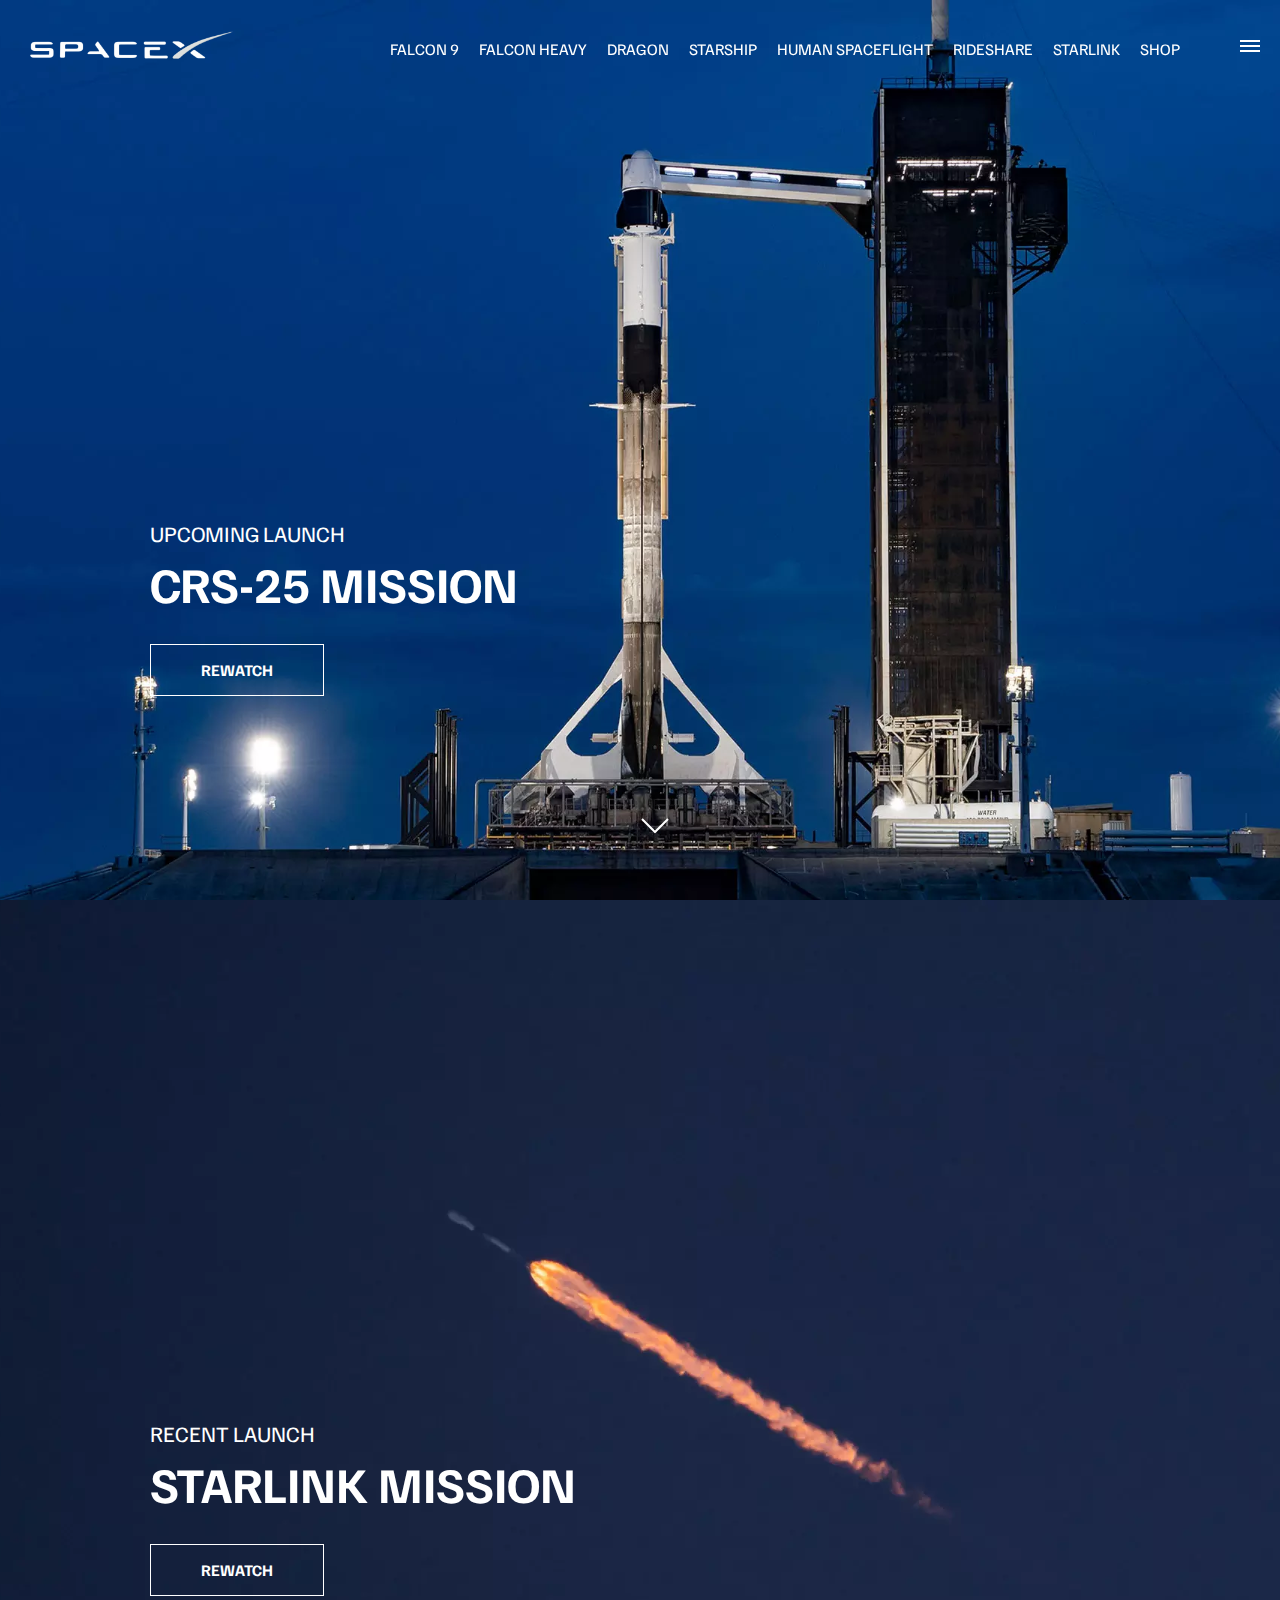
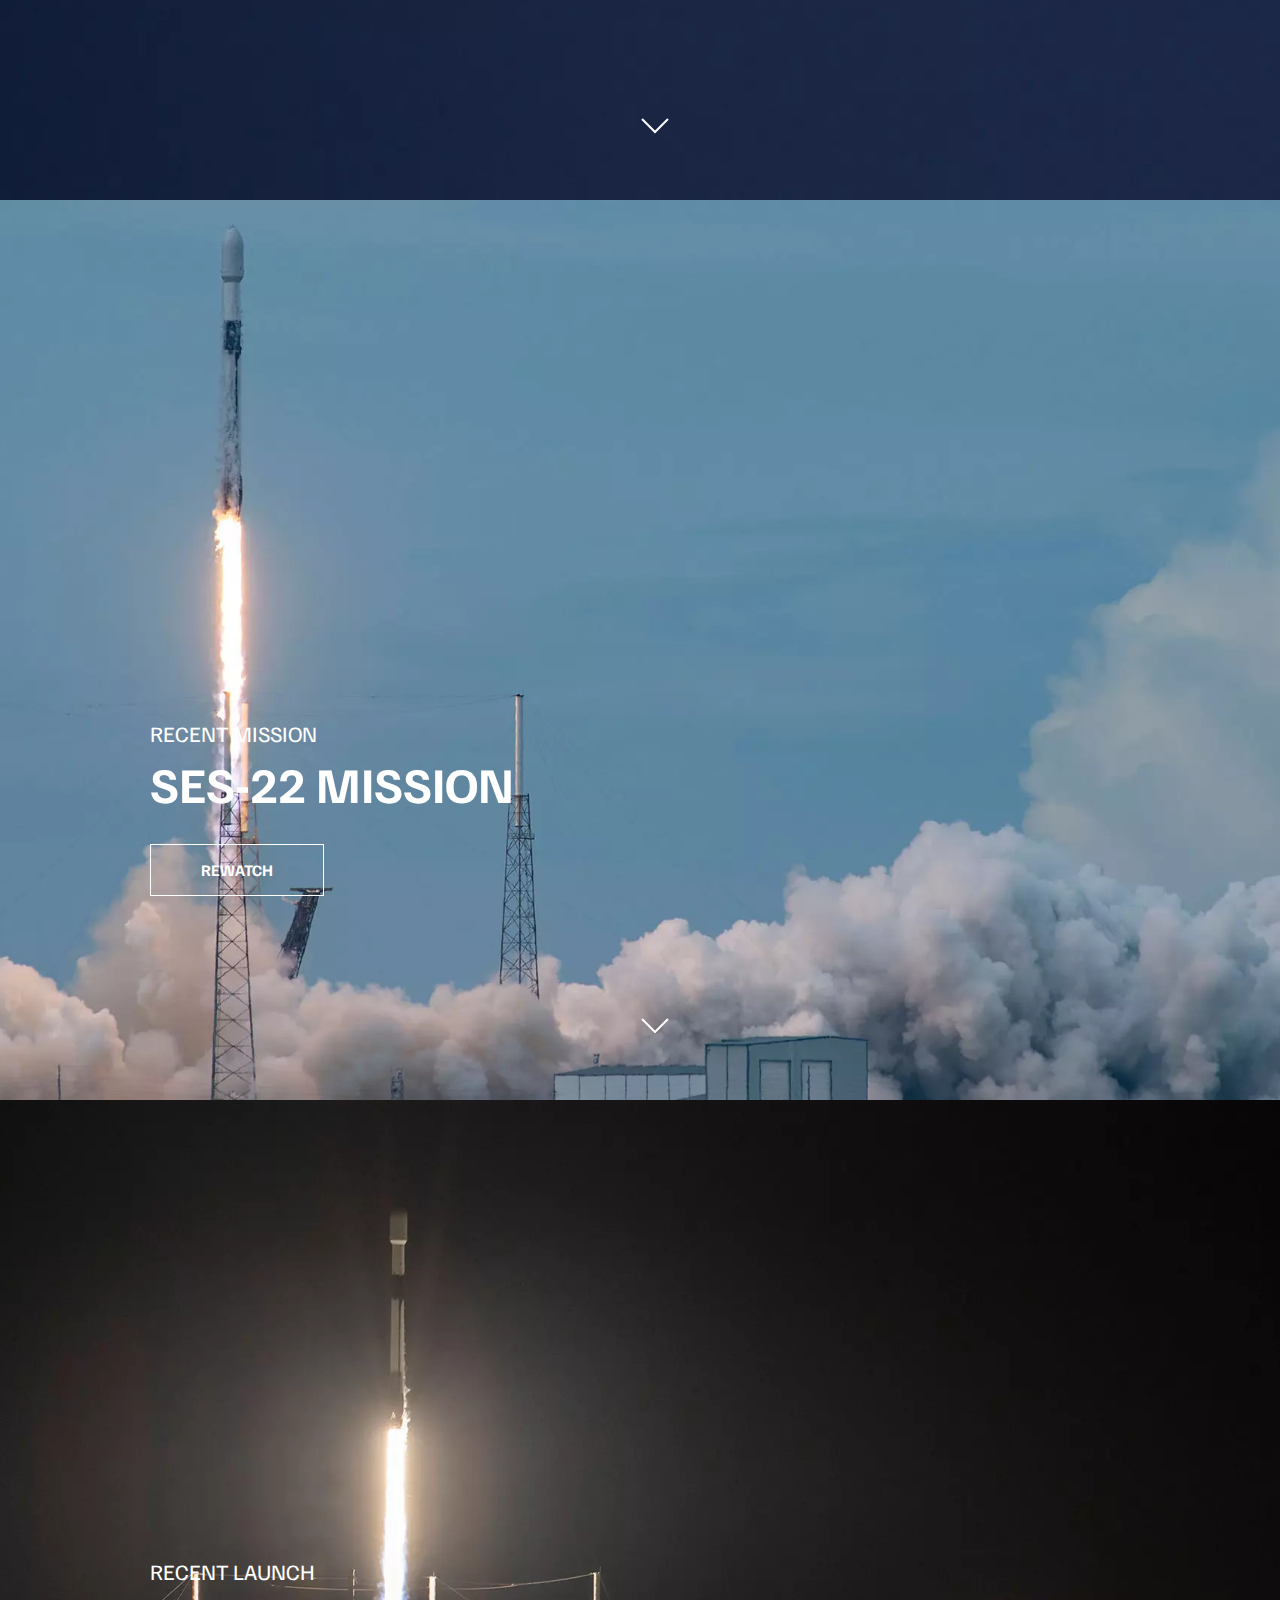
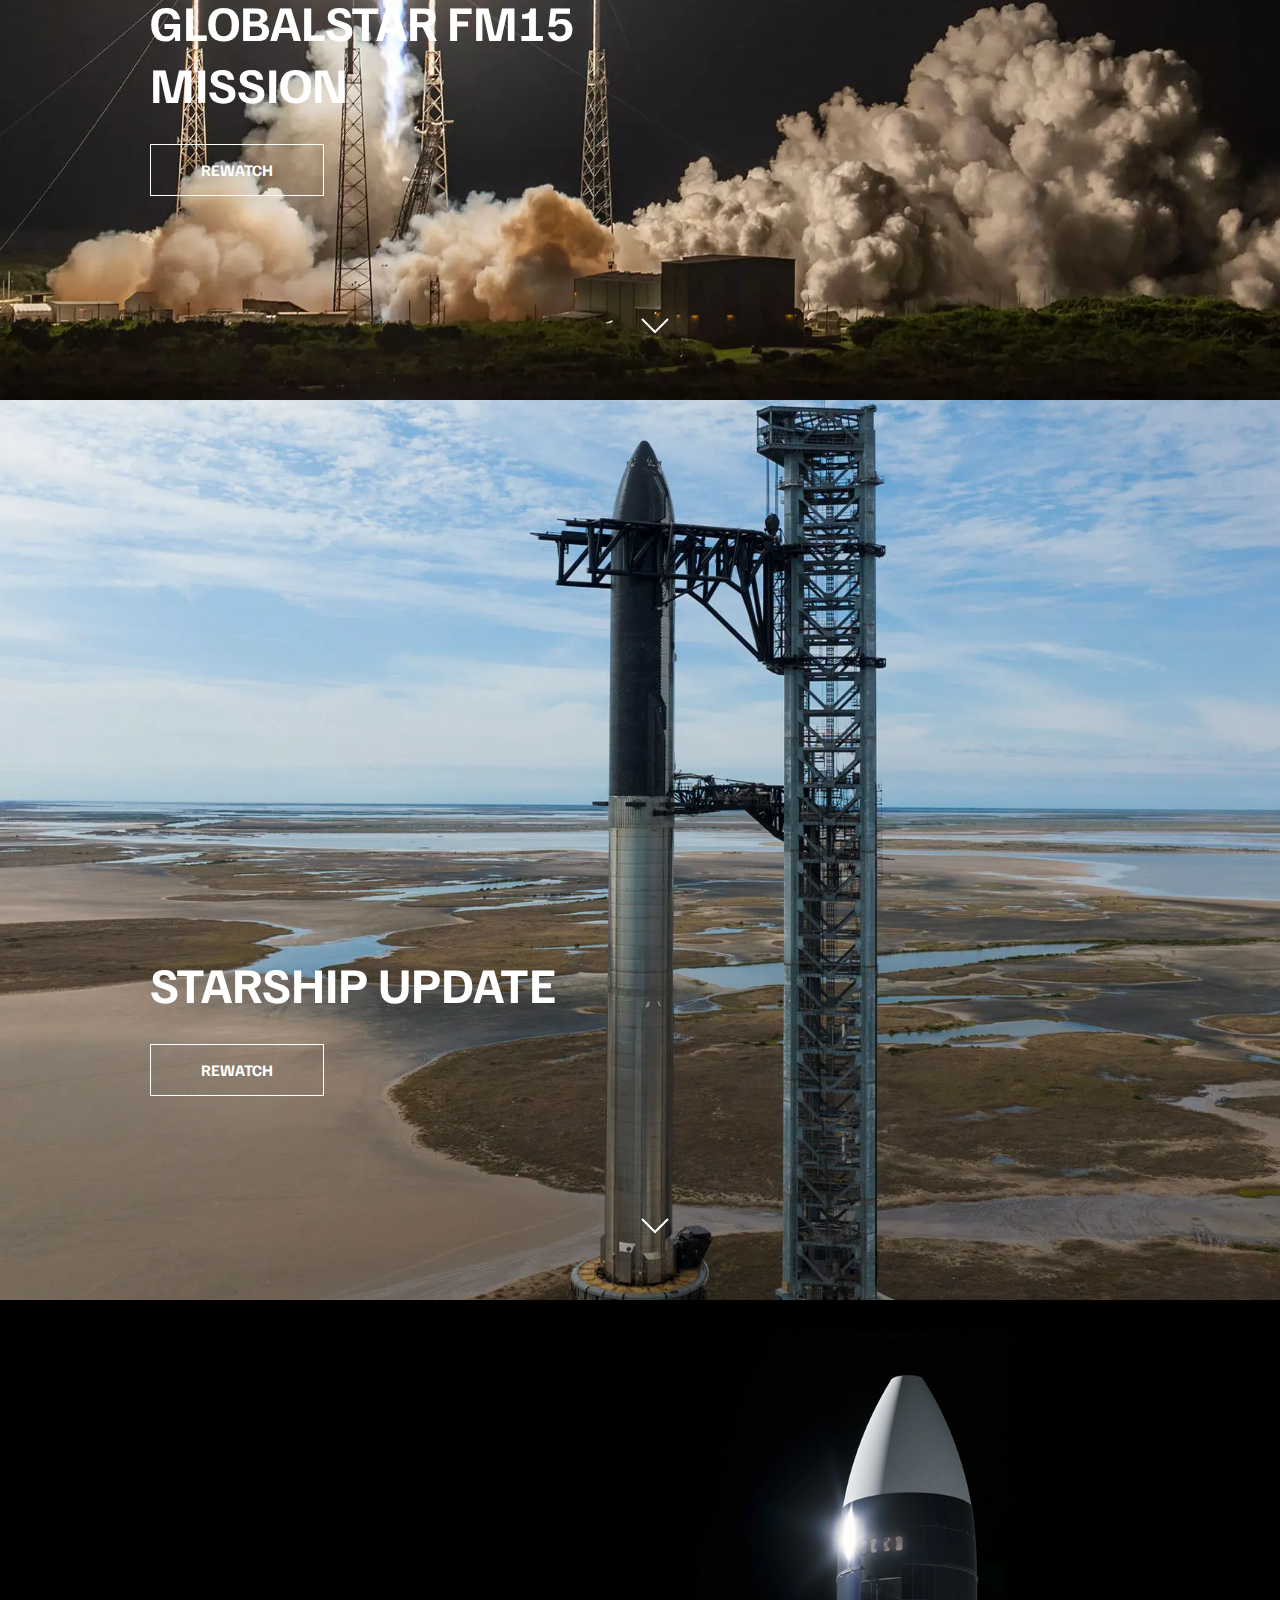
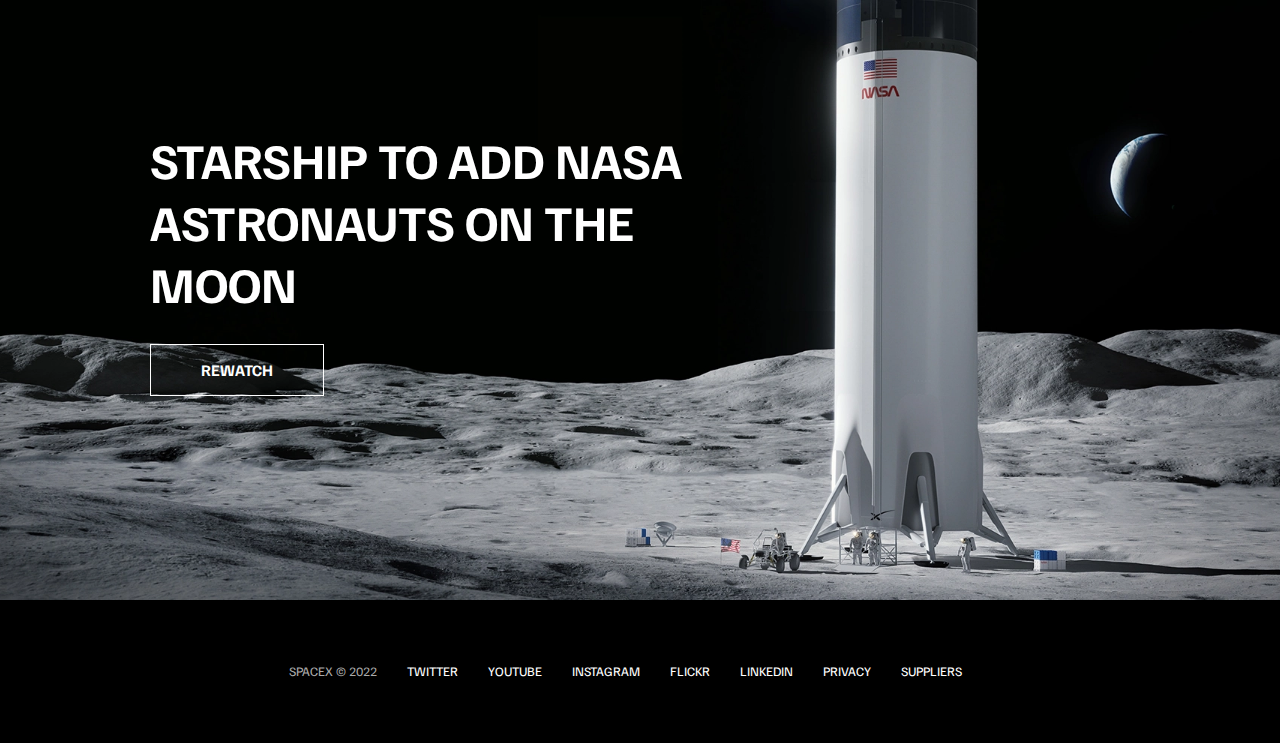
<file: index.html>
<!DOCTYPE html>
<html lang="pt-br">

<head>
    <meta charset="UTF-8">
    <meta http-equiv="X-UA-Compatible" content="IE=edge">
    <meta name="viewport" content="width=device-width, initial-scale=1.0">
    <script src="./script.js" defer></script>
    <link rel="stylesheet" href="./style.css">
    <title>SpaceX</title>
</head>

<body>
    <div id="overlay"></div>
    <div id="mobile-menu" class="mobile-main-menu">
        <ul>
            <li><a href="#">Mission</a></li>
            <li><a href="#">Launchs</a></li>
            <li><a href="#">Careers</a></li>
            <li><a href="#">Updates</a></li>
            <li><a href="#">Shop</a></li>

            <li class="mobile-only"><a href="./falcon9.html">Falcon 9</a></li>
            <li class="mobile-only"><a href="./falcon-heavy.html">Falcon Heavy</a></li>
            <li class="mobile-only"><a href="./dragon.html">Dragon</a></li>
            <li class="mobile-only"><a href="#">Starship</a></li>
            <li class="mobile-only"><a href="#">Human Spaceflight</a></li>
            <li class="mobile-only"><a href="#">Rideshare</a></li>
            <li class="mobile-only"><a href="#">Starlink</a></li>
           
        </ul>
    </div>
    <header class="main-header">
        <div class="logo">
            <a href="./index.html">
                <img src="./img/logo.png" alt="SpaceX">
            </a>
        </div>
        <nav class="desktop-main-menu">
            <ul>
                <li><a href="./falcon9.html">Falcon 9</a></li>
                <li><a href="./falcon-heavy.html">Falcon Heavy</a></li>
                <li><a href="./dragon.html">Dragon</a></li>
                <li><a href="#">Starship</a></li>
                <li><a href="#">Human Spaceflight</a></li>
                <li><a href="#">Rideshare</a></li>
                <li><a href="#">Starlink</a></li>
                <li><a href="#">Shop</a></li>
            </ul>
        </nav>
    </header>

    <!-- Hamburger Menu -->
    <button id="menu-btn" class="hamburger" type="button">
        <span class="hamburger-top"></span>
        <span class="hamburger-middle"></span>
        <span class="hamburger-bottom"></span>
    </button>

    <!-- Section A -->
    <section class="section-a">
        <div class="section-inner">
            <h4>Upcoming Launch</h4>
            <h2>CRS-25 Mission</h2>
            <a href="#" class="btn">
                <div class="hover"></div>
                <span>Rewatch</span>
            </a>
        </div>

        <div class="scroll-arrow">
            <svg width="30px" height="20px">
                <path stroke="#ffffff" fill="none" stroke-width="2px" d="M2.000,5.000 L15.000, 18.000 L28.000,5.000">
                </path>
            </svg>
        </div>
    </section>

    <!-- Section B -->
    <section class="section-b">
        <div class="section-inner">
            <h4>Recent Launch</h4>
            <h2>Starlink Mission</h2>
            <a href="#" class="btn">
                <div class="hover"></div>
                <span>Rewatch</span>
            </a>
        </div>

        <div class="scroll-arrow">
            <svg width="30px" height="20px">
                <path stroke="#ffffff" fill="none" stroke-width="2px" d="M2.000,5.000 L15.000, 18.000 L28.000,5.000">
                </path>
            </svg>
        </div>
    </section>

    <!-- Section C -->
    <section class="section-c">
        <div class="section-inner">
            <h4>Recent Mission</h4>
            <h2>SES-22 Mission</h2>
            <a href="#" class="btn">
                <div class="hover"></div>
                <span>Rewatch</span>
            </a>
        </div>

        <div class="scroll-arrow">
            <svg width="30px" height="20px">
                <path stroke="#ffffff" fill="none" stroke-width="2px" d="M2.000,5.000 L15.000, 18.000 L28.000,5.000">
                </path>
            </svg>
        </div>
    </section>

    <!-- Section D -->
    <section class="section-d">
        <div class="section-inner">
            <h4>Recent Launch</h4>
            <h2>Globalstar FM15 Mission</h2>
            <a href="#" class="btn">
                <div class="hover"></div>
                <span>Rewatch</span>
            </a>
        </div>

        <div class="scroll-arrow">
            <svg width="30px" height="20px">
                <path stroke="#ffffff" fill="none" stroke-width="2px" d="M2.000,5.000 L15.000, 18.000 L28.000,5.000">
                </path>
            </svg>
        </div>
    </section>

    <!-- Section E -->
    <section class="section-e">
        <div class="section-inner">
            <h2>Starship Update</h2>
            <a href="#" class="btn">
                <div class="hover"></div>
                <span>Rewatch</span>
            </a>
        </div>

        <div class="scroll-arrow">
            <svg width="30px" height="20px">
                <path stroke="#ffffff" fill="none" stroke-width="2px" d="M2.000,5.000 L15.000, 18.000 L28.000,5.000">
                </path>
            </svg>
        </div>
    </section>

    <!-- Section F -->
    <section class="section-f">
        <div class="section-inner">
            <h2>Starship to add NASA astronauts on the moon</h2>
            <a href="#" class="btn">
                <div class="hover"></div>
                <span>Rewatch</span>
            </a>
        </div>
    </section>

    <footer>
        <ul>
            <li>SpaceX &copy; 2022</li>
            <li><a href="#">Twitter</a></li>
            <li><a href="#">Youtube</a></li>
            <li><a href="#">Instagram</a></li>
            <li><a href="#">Flickr</a></li>
            <li><a href="#">LinkedIn</a></li>
            <li><a href="#">Privacy</a></li>
            <li><a href="#">Suppliers</a></li>

        </ul>
    </footer>
</body>

</html>
</file>
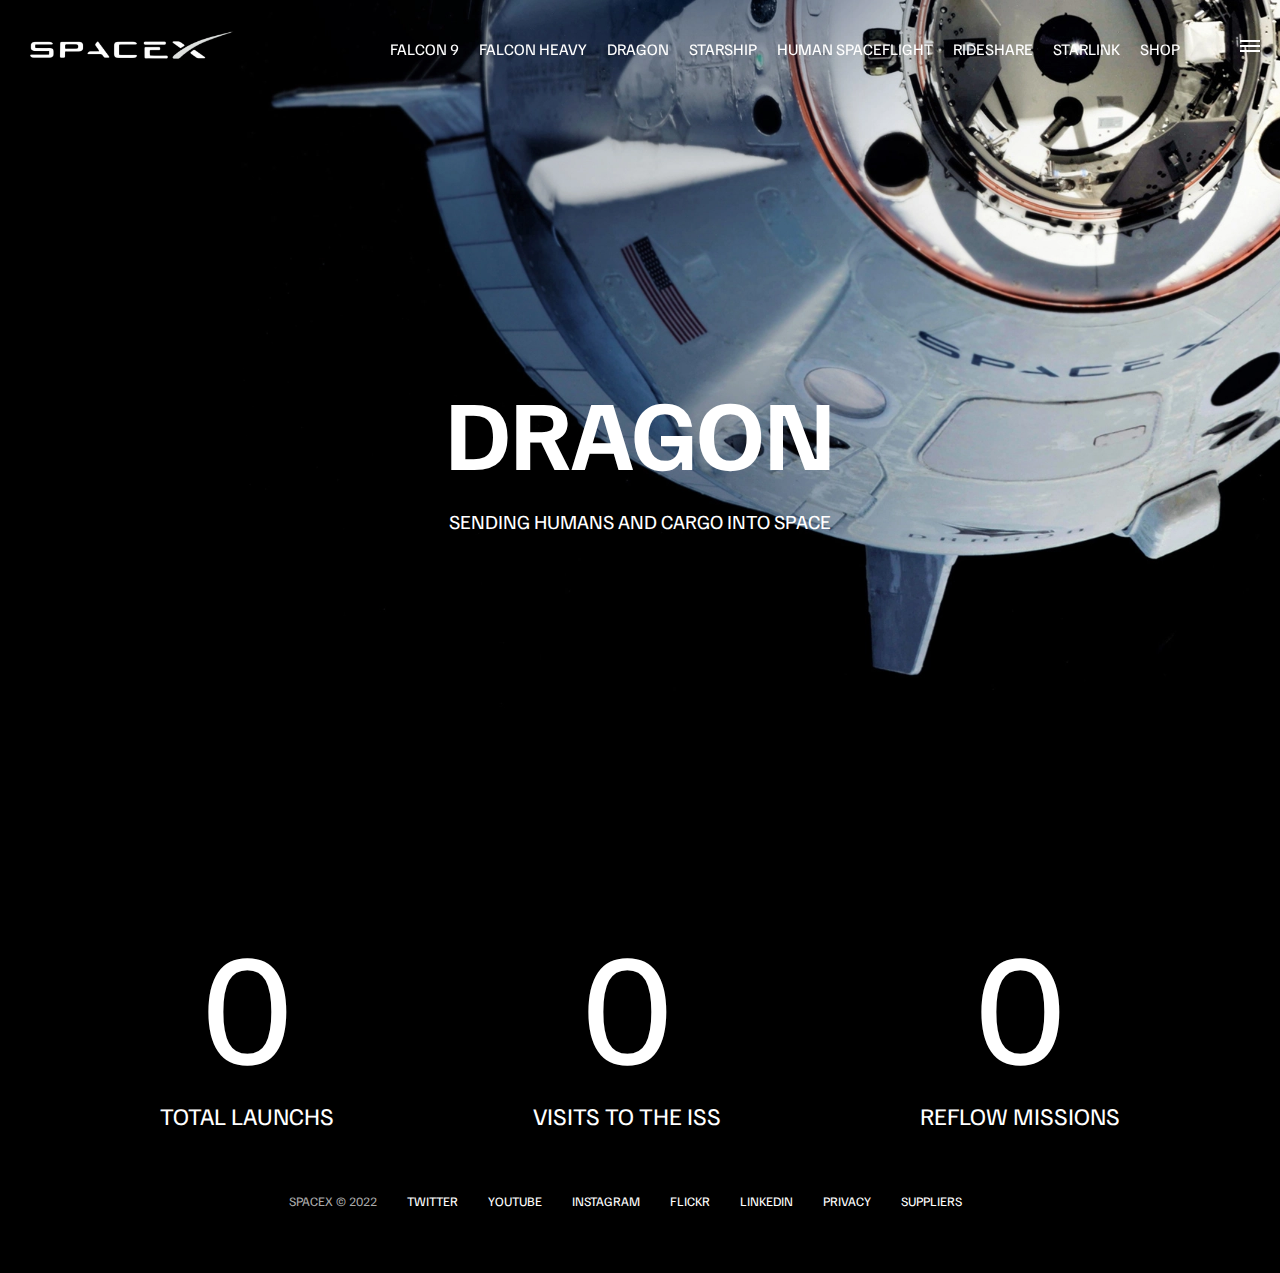
<file: dragon.html>
<!DOCTYPE html>
<html lang="pt-br">

<head>
    <meta charset="UTF-8">
    <meta http-equiv="X-UA-Compatible" content="IE=edge">
    <meta name="viewport" content="width=device-width, initial-scale=1.0">
    <script src="./script.js" defer></script>
    <link rel="stylesheet" href="./style.css">
    <title>SpaceX - Dragon</title>
</head>

<body>
    <div id="overlay"></div>
    <div id="mobile-menu" class="mobile-main-menu">
        <ul>
            <li><a href="#">Mission</a></li>
            <li><a href="#">Launchs</a></li>
            <li><a href="#">Careers</a></li>
            <li><a href="#">Updates</a></li>
            <li><a href="#">Shop</a></li>
    
            <li class="mobile-only"><a href="./falcon9.html">Falcon 9</a></li>
            <li class="mobile-only"><a href="./falcon-heavy.html">Falcon Heavy</a></li>
            <li class="mobile-only"><a href="./dragon.html">Dragon</a></li>
            <li class="mobile-only"><a href="#">Starship</a></li>
            <li class="mobile-only"><a href="#">Human Spaceflight</a></li>
            <li class="mobile-only"><a href="#">Rideshare</a></li>
            <li class="mobile-only"><a href="#">Starlink</a></li>
        </ul>
    </div>
    <header class="main-header">
        <div class="logo">
            <a href="./index.html">
                <img src="./img/logo.png" alt="SpaceX">
            </a>
        </div>
        <nav class="desktop-main-menu">
            <ul>
                <li><a href="./falcon9.html">Falcon 9</a></li>
                <li><a href="./falcon-heavy.html">Falcon Heavy</a></li>
                <li><a href="./dragon.html">Dragon</a></li>
                <li><a href="#">Starship</a></li>
                <li><a href="#">Human Spaceflight</a></li>
                <li><a href="#">Rideshare</a></li>
                <li><a href="#">Starlink</a></li>
                <li><a href="#">Shop</a></li>
            </ul>
        </nav>
    </header>

    <!-- Hamburger Menu-->
    <button id="menu-btn" class="hamburger" type="button">
        <span class="hamburger-top"></span>
        <span class="hamburger-middle"></span>
        <span class="hamburger-bottom"></span>
    </button>

    <section class="section-animate bg-dragon">
    </section>
    <div class="section-inner-center">
        <h3>Dragon</h3>
        <p>Sending humans and cargo into space</p>
    </div>

    <div class="stats">
        <div>
            <span class="counter" data-target="34">0</span>
            <h4>Total Launchs</h4>
        </div>
        <div>
            <span class="counter" data-target="31">0</span>
            <h4>Visits to the ISS</h4>
        </div>
        <div>
            <span class="counter" data-target="13">0</span>
            <h4>Reflow Missions</h4>
        </div>
    </div>

    <footer>
        <ul>
            <li>SpaceX &copy; 2022</li>
            <li><a href="#">Twitter</a></li>
            <li><a href="#">Youtube</a></li>
            <li><a href="#">Instagram</a></li>
            <li><a href="#">Flickr</a></li>
            <li><a href="#">LinkedIn</a></li>
            <li><a href="#">Privacy</a></li>
            <li><a href="#">Suppliers</a></li>
        </ul>
    </footer>
</body>
</html>
</file>
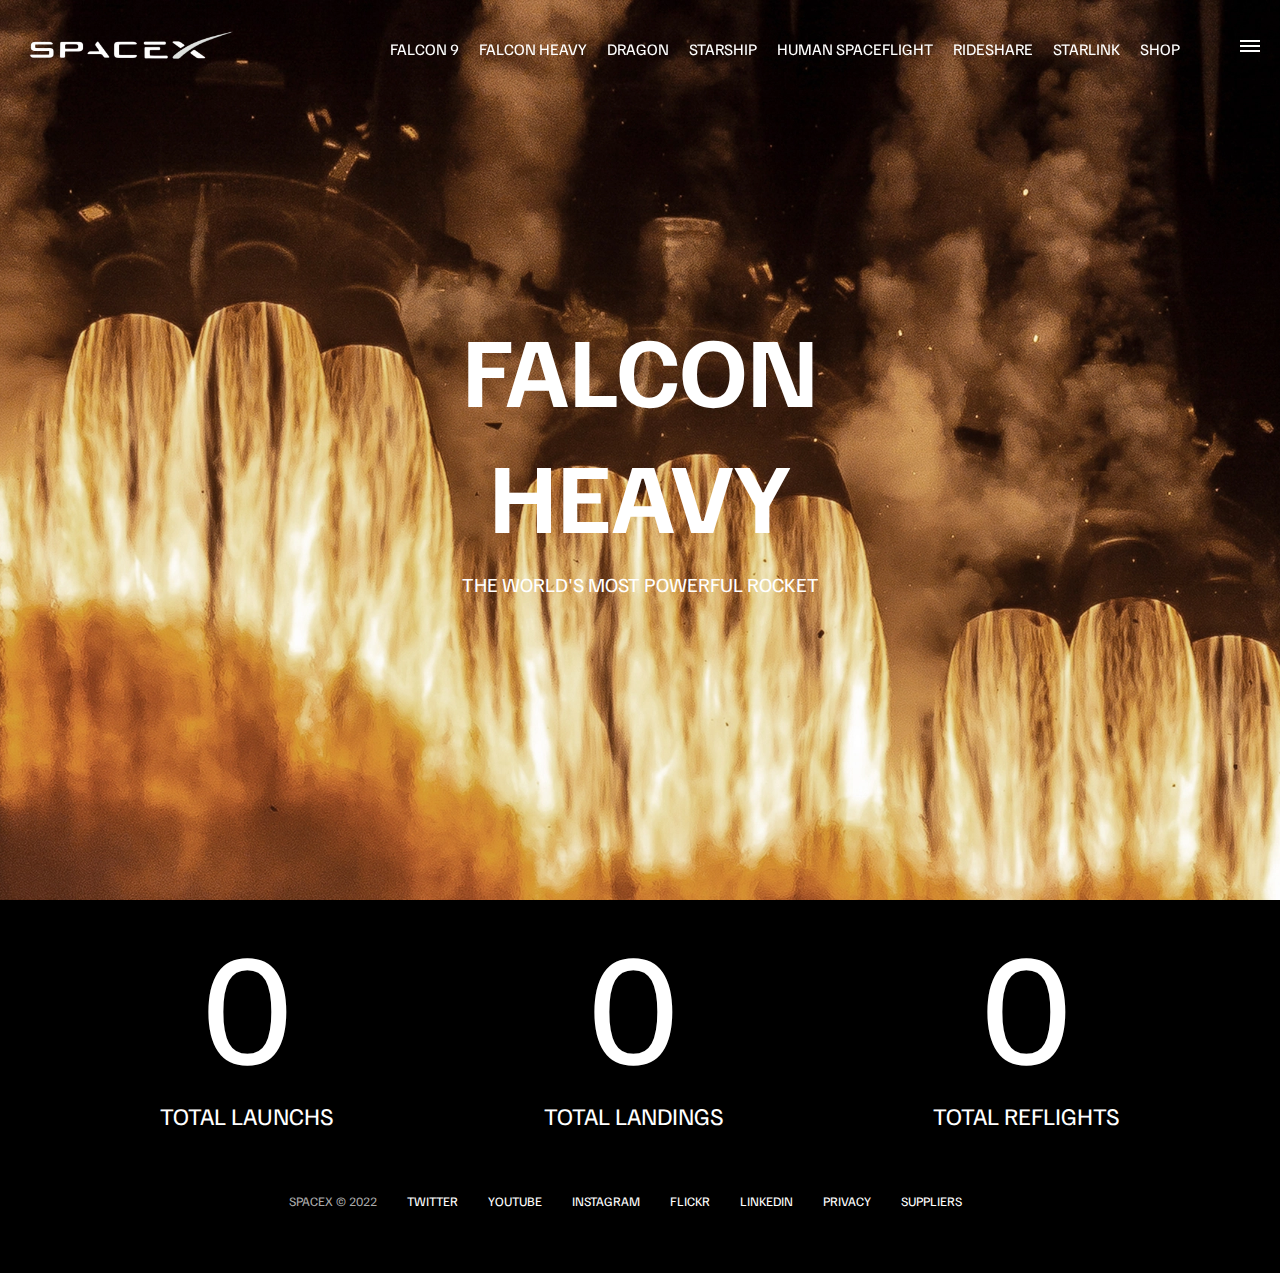
<file: falcon-heavy.html>
<!DOCTYPE html>
<html lang="pt-br">

<head>
    <meta charset="UTF-8">
    <meta http-equiv="X-UA-Compatible" content="IE=edge">
    <meta name="viewport" content="width=device-width, initial-scale=1.0">
    <script src="./script.js" defer></script>
    <link rel="stylesheet" href="./style.css">
    <title>SpaceX - Falcon Heavy</title>
</head>

<body>
    <div id="overlay"></div>
    <div id="mobile-menu" class="mobile-main-menu">
        <ul>
            <li><a href="#">Mission</a></li>
            <li><a href="#">Launchs</a></li>
            <li><a href="#">Careers</a></li>
            <li><a href="#">Updates</a></li>
            <li><a href="#">Shop</a></li>

            <li class="mobile-only"><a href="./falcon9.html">Falcon 9</a></li>
            <li class="mobile-only"><a href="./falcon-heavy.html">falcon-heavy</a></li>
            <li class="mobile-only"><a href="./dragon.html">Dragon</a></li>
            <li class="mobile-only"><a href="#">Starship</a></li>
            <li class="mobile-only"><a href="#">Human Spaceflight</a></li>
            <li class="mobile-only"><a href="#">Rideshare</a></li>
            <li class="mobile-only"><a href="#">Starlink</a></li>
        </ul>
    </div>
    <header class="main-header">
        <div class="logo">
            <a href="./index.html">
                <img src="./img/logo.png" alt="SpaceX">
            </a>
        </div>
        <nav class="desktop-main-menu">
            <ul>
                <li><a href="./falcon9.html">Falcon 9</a></li>
                <li><a href="./falcon-heavy.html">Falcon Heavy</a></li>
                <li><a href="./dragon.html">Dragon</a></li>
                <li><a href="#">Starship</a></li>
                <li><a href="#">Human Spaceflight</a></li>
                <li><a href="#">Rideshare</a></li>
                <li><a href="#">Starlink</a></li>
                <li><a href="#">Shop</a></li>
            </ul>
        </nav>
    </header>

    <!-- Hamburger Menu -->
    <button id="menu-btn" class="hamburger" type="button">
        <span class="hamburger-top"></span>
        <span class="hamburger-middle"></span>
        <span class="hamburger-bottom"></span>
    </button>

    <section class="section-animate bg-falcon-heavy">
    </section>
    <div class="section-inner-center">
        <h3>Falcon Heavy</h3>
        <p>The world's most powerful rocket</p>
    </div>

    <div class="stats">
        <div>
            <span class="counter" data-target="3">0</span>
            <h4>Total Launchs</h4>
        </div>
        <div>
            <span class="counter" data-target="7">0</span>
            <h4>Total Landings</h4>
        </div>
        <div>
            <span class="counter" data-target="4">0</span>
            <h4>Total Reflights</h4>
        </div>
    </div>
    
    <footer>
        <ul>
            <li>SpaceX &copy; 2022</li>
            <li><a href="#">Twitter</a></li>
            <li><a href="#">Youtube</a></li>
            <li><a href="#">Instagram</a></li>
            <li><a href="#">Flickr</a></li>
            <li><a href="#">LinkedIn</a></li>
            <li><a href="#">Privacy</a></li>
            <li><a href="#">Suppliers</a></li>
        </ul>
    </footer>

</body>

</html>
</file>
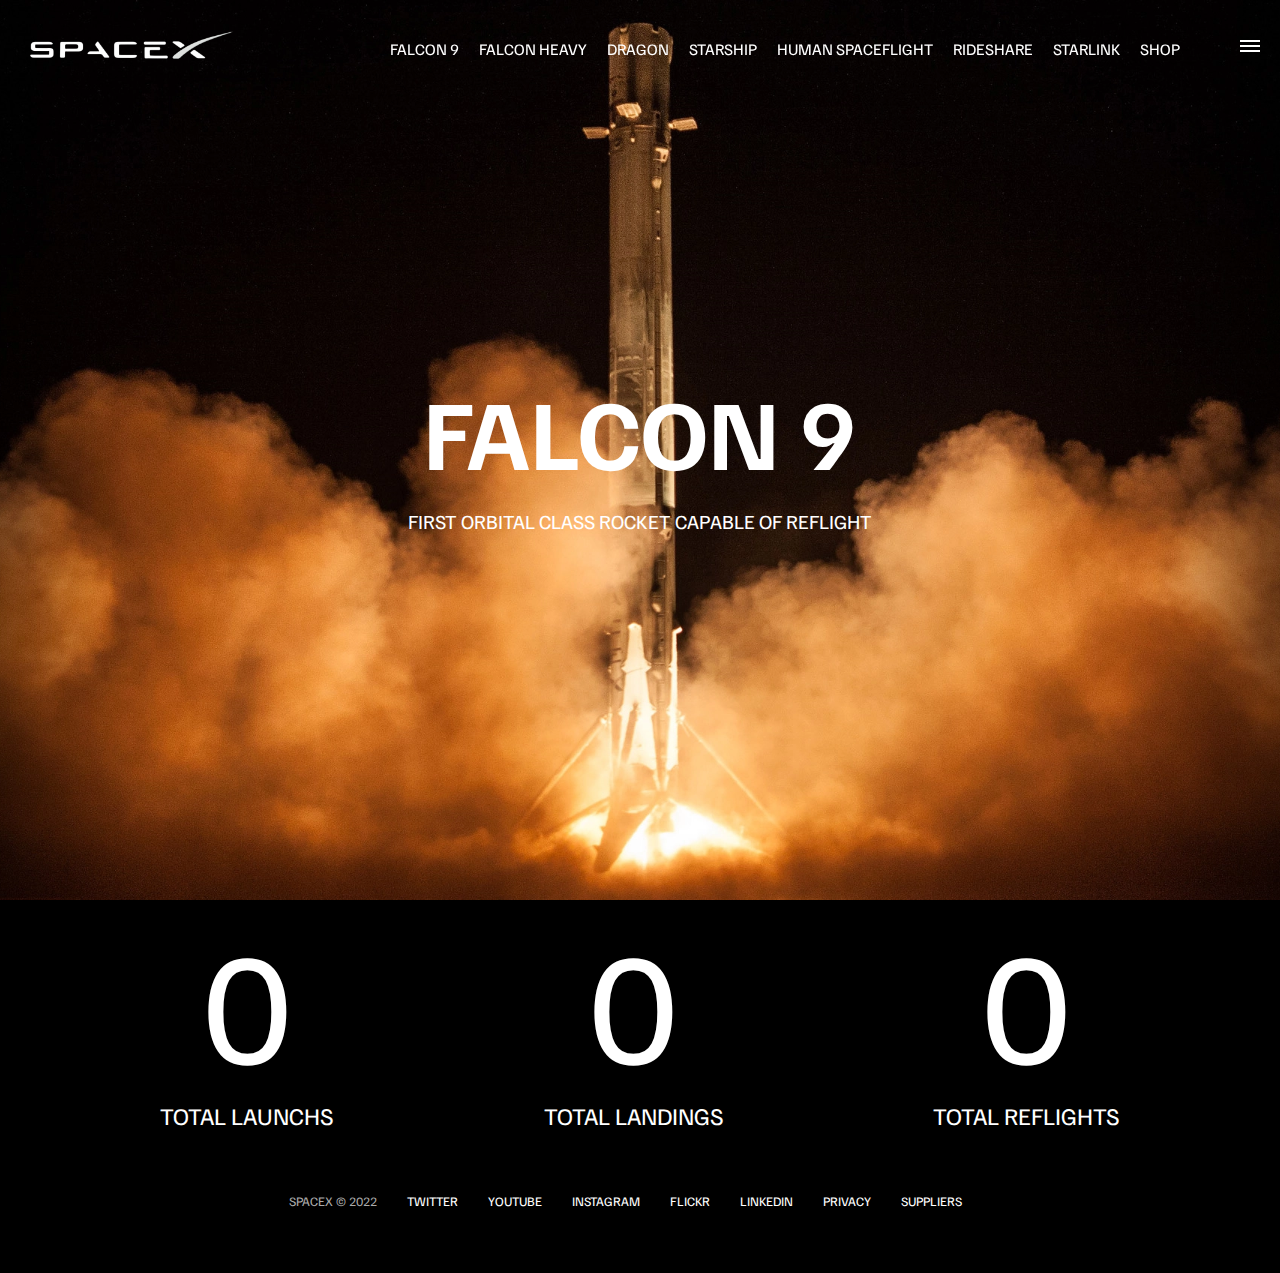
<file: falcon9.html>
<!DOCTYPE html>
<html lang="pt-br">

<head>
    <meta charset="UTF-8">
    <meta http-equiv="X-UA-Compatible" content="IE=edge">
    <meta name="viewport" content="width=device-width, initial-scale=1.0">
    <script src="./script.js" defer></script>
    <link rel="stylesheet" href="./style.css">
    <title>SpaceX - Falcon 9</title>
</head>

<body>
    <div id="overlay"></div>
    <div id="mobile-menu" class="mobile-main-menu">
        <ul>
            <li><a href="#">Mission</a></li>
            <li><a href="#">Launchs</a></li>
            <li><a href="#">Careers</a></li>
            <li><a href="#">Updates</a></li>
            <li><a href="#">Shop</a></li>

            <li class="mobile-only"><a href="./falcon9.html">Falcon 9</a></li>
            <li class="mobile-only"><a href="./falcon-heavy.html">Falcon Heavy</a></li>
            <li class="mobile-only"> <a href="./dragon.html">Dragon</a></li>
            <li class="mobile-only"><a href="#">Starship</a></li>
            <li class="mobile-only"><a href="#">Human Spaceflight</a></li>
            <li class="mobile-only"><a href="#">Rideshare</a></li>
            <li class="mobile-only"><a href="#">Starlink</a></li>
        </ul>
    </div>
    <header class="main-header">
        <div class="logo">
            <a href="./index.html">
                <img src="./img/logo.png" alt="SpaceX">
            </a>
        </div>
        <nav class="desktop-main-menu">
            <ul>
                <li><a href="./falcon9.html">Falcon 9</a></li>
                <li><a href="./falcon-heavy.html">Falcon Heavy</a></li>
                <li><a href="./dragon.html">Dragon</a></li>
                <li><a href="#">Starship</a></li>
                <li><a href="#">Human Spaceflight</a></li>
                <li><a href="#">Rideshare</a></li>
                <li><a href="#">Starlink</a></li>
                <li><a href="#">Shop</a></li>
            </ul>
        </nav>
    </header>

    <!-- Hamburger Menu -->
    <button id="menu-btn" class="hamburger" type="button">
        <span class="hamburger-top"></span>
        <span class="hamburger-middle"></span>
        <span class="hamburger-bottom"></span>
    </button>

    <section class="section-animate bg-falcon-9">
    </section>
    <div class="section-inner-center">
        <h3>Falcon 9</h3>
        <p>First orbital class rocket capable of reflight</p>
    </div>

    <div class="stats">
        <div>
            <span class="counter" data-target="3">0</span>
            <h4>Total Launchs</h4>
        </div>
        <div>
            <span class="counter" data-target="7">0</span>
            <h4>Total Landings</h4>
        </div>
        <div>
            <span class="counter" data-target="4">0</span>
            <h4>Total Reflights</h4>
        </div>
    </div>

    <footer>
        <ul>
            <li>SpaceX &copy; 2022</li>
            <li><a href="#">Twitter</a></li>
            <li><a href="#">Youtube</a></li>
            <li><a href="#">Instagram</a></li>
            <li><a href="#">Flickr</a></li>
            <li><a href="#">LinkedIn</a></li>
            <li><a href="#">Privacy</a></li>
            <li><a href="#">Suppliers</a></li>

        </ul>
    </footer>
</body>

</html>
</file>
<file: style.css>
@import url('https://fonts.googleapis.com/css2?family=Familjen+Grotesk:wght@400;600;700&display=swap');

*, *::before, *::after {
margin: 0;
padding: 0;
box-sizing: border-box;
}

body {
    font-family: 'Familjen Grotesk', sans-serif;
    background: #000;
    color: #fff;
}

a {
    text-decoration: none;
    color: #fff;
}

ul{
    list-style: none;
}

/* Header/Navbar */
.main-header {
    position: fixed;
    top: 0;
    left: 0;
    width: 100%;
    z-index: 3;
    display: flex;
    justify-content: space-between;
    align-items: center;
    text-transform: uppercase;
    height: 100px;
    padding: 0 30px;
}

/* Logo */
.logo {
    width: 210px;
    height: auto;
}

.logo img {
    display: block;
    width: 100%;
    height: auto;
}

/* Desktop Menu */
.desktop-main-menu {
    margin-right: 50px;
}

.desktop-main-menu ul {
    display: flex;
}

.desktop-main-menu ul li {
    position: relative;
    margin-right: 20px;
    padding-bottom: 2px;
}

/* Menu item bottom border */
.desktop-main-menu ul li a::after {
    content: '';
    position: absolute;
    bottom: 0;
    left: 0;
    width: 100%;
    height: 1px;
    background: #fff;
    transform:  scaleX(0);
    transition: transform 0.6s cubic-bezier(0.19,1,0.22,1);
    transform-origin: right center;
}

.desktop-main-menu ul li a:hover:after {
    transform:  scaleX(1);
    transform-origin:  left center;
    transition-duration: 0.4s;
}

/*Sections*/
section {
    position: relative;
    height: 100vh;
    background-position: center center;
    background-repeat: no-repeat;
    background-size: cover;
    text-transform: uppercase;
}

.section-inner {
    position: absolute;
    bottom: 200px;
    left: 150px;
    max-width: 560px;
}

.section-inner h4 {
    font-size: 22px;
    margin-bottom: 5px;
    font-weight: 300;
    animation: fadeInUp 0.5s ease-in-out;
}

.section-inner h2 {
    font-size: 50px;
    font-weight: 700;
    margin-bottom: 20px;
    animation: fadeInUp 0.5s ease-in-out 0.2s;
    animation-fill-mode: both;
}

.section-inner a {
    animation: fadeInUp 0.5s ease-in-out 0.4s;
    animation-fill-mode: both;
}

/* Background images */
.section-a {
    background-image: url(./img/section-a.webp);
}

.section-b {
    background-image: url(./img/section-b.webp);
}

.section-c {
    background-image: url(./img/section-c.webp);
}

.section-d {
    background-image: url(./img/section-d.webp);
}

.section-e {
    background-image: url(./img/section-e.webp);
}

.section-f {
    background-image: url(./img/section-f.webp);
}

.btn {
    position: relative;
    display: inline-block;
    cursor:  pointer;
    text-align: center;
    min-width: 130px;
    padding: 15px 50px;
    margin-top: 10px;
    border: 1px solid #fff;
    text-transform: uppercase;
    font-weight: bold;
    overflow: hidden;
    z-index: 2;
}

.btn:hover span {
    color: #000;
}

.btn .hover {
    position: absolute;
    top: 0;
    left: 0;
    width: 100%;
    height: 100%;
    background-color: #fff;
    color: #000;
    z-index: -1;
    transform: translateY(100%);
    transition: transform 0.6s cubic-bezier(0.19,1,0.22,1);
}

.btn:hover .hover {
    transform: translateY(0);
}

.scroll-arrow {
    position: absolute;
    bottom: 50px;
    left: 50%;
    transform: translateY(-50%);
    animation: fadeBounce 5s infinite;
}

/* Footer */
footer {
    position: relative;
    padding: 55px 0;
}

footer ul {
    display: flex;
    justify-content: center;
    align-items: center;
    flex-wrap: wrap;
}

footer ul li {
    margin-right: 30px;
    color: #aaa;
    text-transform: uppercase;
    font-size: 13px;
    line-height: 2.5;
}

footer ul li a {
    color: #fff;
    transition: color 0.6s;
}

footer ul li a:hover {
    color: #aaa;
}

/* Hamburger menu */
.hamburger {
    position: fixed;
    top: 40px;
    right: 20px;
    z-index: 10;
    cursor: pointer;
    width: 20px;
    height: 20px;
    background: none;
    border: none;
}

.hamburger-top {
    position: absolute;
    width: 20px;
    height: 2px;
    top: 0;
    left: 0;
    background: #fff;
    transition: all 0.5s;
}

.hamburger-middle {
    position: absolute;
    width: 20px;
    height: 2px;
    top: 0;
    left: 0;
    background: #fff;
    transition: all 0.5s;
}

.hamburger-bottom {
    position: absolute;
    width: 20px;
    height: 2px;
    top: 0;
    left: 0;
    background: #fff;
    transition: all 0.5s;
}

.hamburger-middle {
    transform: translateY(5px);
}

.hamburger-bottom {
    transform: translateY(10px);
}

/* Transição para X quando menu abrir */
.open {
    transform: rotate(90deg);
}

.open .hamburger-top {
    transform: rotate(45deg) translateY(6px) translateX(6px);
}

.open .hamburger-middle {
    display: none;
}

.open .hamburger-bottom {
    transform: rotate(-45deg) translateY(6px) translateX(-6px);
}

/* Overlay */
.overlay-show {
    position: fixed;
    top: 0;
    left: 0;
    width: 100%;
    height: 100%;
    background-color: rgba(0,0,0,0.5);
    z-index: 3;
}

.stop-scrolling {
    overflow: hidden;
}

.mobile-only {
    display: none;
}


/* Mobile menu */
.mobile-main-menu {
    position: fixed;
    top: 0;
    right: 0;
    width: 350px;
    height: 100%;
    background-color: #000;
    z-index: 4;
    display: flex;
    align-items: center;
    justify-content: center;
    transform: translateX(100%);
    transition: transform 0.6s cubic-bezier(0.19,1,0.22,1);
}

/* Bring menu from right */
.show-menu {
    transform: translateX(0);
}

.mobile-main-menu ul {
    display: flex;
    flex-direction: column;
    align-items: end;
    justify-content: center;
    padding: 50px;
    width: 100%;
}

.mobile-main-menu ul li {
    margin-bottom: 20px;
    font-size: 18px;
    text-transform: uppercase;
    border-bottom: 1px #222 dotted;
    width: 100%;
    text-align: right;
    padding-bottom: 8px;
}

.mobile-main-menu ul li a {
    color: #fff;
    transition: color 0.6s;
}

.mobile-main-menu ul li a:hover {
    color: #aaa;
}

/* Inner pages */
.bg-falcon-9 {
    background-image: url(./img/falcon-9.webp);
}

.bg-falcon-heavy {
    background-image: url(./img/falcon-heavy.webp);
}

.bg-dragon {
    background-image: url(./img/dragon.webp);
}

.section-animate {
    animation: fadeIn 2s ease-in-out;
}

.section-inner-center {
    position: absolute;
    top: 50%;
    left: 50%;
    transform: translate(-50%, -50%);
    text-transform: uppercase;
    text-align: center;
}

.section-inner-center h3 {
    font-size: 100px;
    margin-bottom: 15px;
    animation: fadeInUp 0.5s ease-in-out;
}

.section-inner-center p {
    font-size: 20px;
    animation: fadeInUp 0.5s ease-in-out 0.2s;
    animation-fill-mode: both;
}

/* Stats */
.stats {
    max-width: 960px;
    margin: 0 auto;
    display: flex;
    align-items: center;
    justify-content: space-between;
    text-align: center;
    text-transform: uppercase;
}

.stats div span {
    font-size: 160px;
}

.stats div h4 {
    font-size: 24px;
    font-weight: 300;
}

/* Animations */

@keyframes fadeInUp {
    0% {
        opacity: 0;
        transform: translateY(140px);
    }

    100% {
        opacity: 1;
        transform: translateY(0);
    }
}

@keyframes fadeIn {
    0% {
        opacity: 0;
    }

    100% {
        opacity: 1;
    }
}

@keyframes fadeBounce {
   0%,
   20%,
   50%,
   80%,
   100% {
    opacity: 0;
    transform: translateY(-20px);
   } 

   40% {
    opacity: 1;
    transform: translateY(0);
   }
}

/* Media Queries */

@media (max-width: 960px) {
    .desktop-main-menu {
        display: none;
    }

    .mobile-only {
        display: block;
    }

    .section-inner-center h3 {
        font-size: 75px;
    }
}

@media (max-width: 600px) {
    .section-inner {
        bottom: 75px;
        left: 20px;
    }

    .section-inner h2 {
        font-size: 40px;
    }

    footer ul li:first-child {
        position: absolute;
        top: 30px;
        left: 50px;
        transform: translate(-50%, -50%);
    }

    footer ul li {
        margin-right: 15px;
    }

    .logo {
        width: 150px;
        margin: auto;
    }

    .section-inner-center {
        width: 80%;
    }

    .section-inner-center h3 {
        font-size: 50px;
    }

    /* Stats */
    .stats {
        flex-direction: column;
    } 

    .stats div {
        margin-bottom: 20px;
    }
}
</file>
